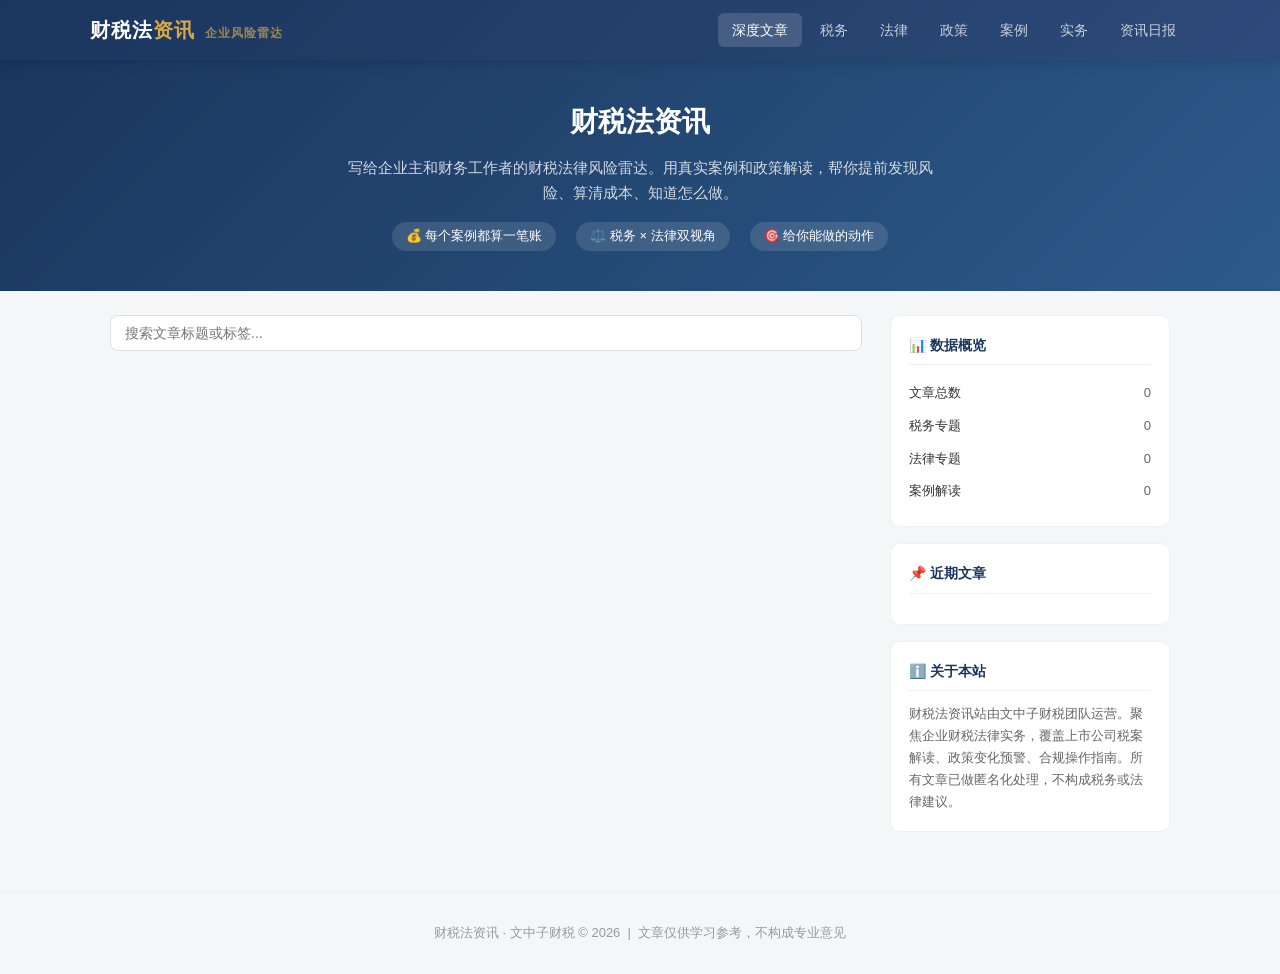
<file: index.html>
<!DOCTYPE html>
<html lang="zh-CN">
<head>
<meta charset="UTF-8">
<meta name="viewport" content="width=device-width, initial-scale=1.0">
<title>财税法资讯 · 企业主和财务的风险雷达</title>
<style>
  *, *::before, *::after { box-sizing: border-box; margin: 0; padding: 0; }
  body { font-family: -apple-system, BlinkMacSystemFont, 'Segoe UI', 'PingFang SC', 'Microsoft YaHei', sans-serif; background: #f5f6f8; color: #2d3748; line-height: 1.6; }

  /* Header */
  .header { background: linear-gradient(135deg, #1a365d 0%, #2d4a7a 100%); color: #fff; padding: 0 20px; position: sticky; top: 0; z-index: 100; box-shadow: 0 2px 12px rgba(0,0,0,0.15); }
  .header-inner { max-width: 1100px; margin: 0 auto; display: flex; align-items: center; justify-content: space-between; height: 60px; }
  .logo { font-size: 20px; font-weight: 700; letter-spacing: 1px; }
  .logo span { color: #d4a84b; }
  .logo-sub { font-size: 12px; opacity: 0.7; margin-left: 10px; }
  .nav { display: flex; gap: 4px; }
  .nav a { color: rgba(255,255,255,0.75); text-decoration: none; font-size: 14px; padding: 6px 14px; border-radius: 6px; transition: all 0.2s; cursor: pointer; }
  .nav a:hover, .nav a.active { background: rgba(255,255,255,0.15); color: #fff; }

  /* Hero */
  .hero { background: linear-gradient(135deg, #1a365d 0%, #2d5a8a 100%); color: #fff; padding: 40px 20px; text-align: center; }
  .hero h1 { font-size: 28px; font-weight: 700; margin-bottom: 10px; }
  .hero p { font-size: 15px; opacity: 0.8; max-width: 600px; margin: 0 auto; line-height: 1.7; }
  .hero .tagline { margin-top: 16px; display: flex; justify-content: center; gap: 20px; flex-wrap: wrap; }
  .hero .tagline span { font-size: 13px; background: rgba(255,255,255,0.12); padding: 4px 14px; border-radius: 20px; }

  /* Main layout */
  .main { max-width: 1100px; margin: 0 auto; padding: 24px 20px; display: flex; gap: 28px; }
  .feed { flex: 1; min-width: 0; }
  .sidebar { width: 280px; flex-shrink: 0; }

  /* Controls */
  .controls { display: flex; gap: 10px; margin-bottom: 20px; flex-wrap: wrap; align-items: center; }
  .search-box { flex: 1; min-width: 200px; padding: 9px 14px; border: 1px solid #e0e0e0; border-radius: 8px; font-size: 14px; background: #fff; }
  .search-box:focus { outline: none; border-color: #1a365d; }
  .filter-btn { padding: 7px 16px; border: 1px solid #e0e0e0; border-radius: 8px; background: #fff; font-size: 13px; cursor: pointer; transition: all 0.2s; color: #666; }
  .filter-btn:hover { border-color: #1a365d; color: #1a365d; }
  .filter-btn.active { background: #1a365d; color: #fff; border-color: #1a365d; }

  /* Date header */
  .date-header { font-size: 14px; font-weight: 600; color: #1a365d; margin: 20px 0 12px; padding-bottom: 6px; border-bottom: 2px solid #1a365d; }

  /* Article card */
  .card { background: #fff; border-radius: 10px; padding: 20px; margin-bottom: 16px; box-shadow: 0 1px 4px rgba(0,0,0,0.06); transition: box-shadow 0.2s; border: 1px solid #edf2f7; }
  .card:hover { box-shadow: 0 4px 12px rgba(0,0,0,0.1); }
  .card-top { display: flex; justify-content: space-between; align-items: center; margin-bottom: 10px; font-size: 13px; color: #999; }
  .card-title { font-size: 17px; font-weight: 600; color: #1a365d; margin-bottom: 8px; line-height: 1.5; }
  .card-title a { color: inherit; text-decoration: none; }
  .card-title a:hover { color: #d4a84b; }
  .card-tags { margin-bottom: 10px; display: flex; flex-wrap: wrap; gap: 6px; }
  .tag { display: inline-block; font-size: 12px; padding: 2px 10px; border-radius: 4px; background: #edf2f7; color: #4a5568; }
  .tag-tax { background: #fef3c7; color: #92400e; }
  .tag-law { background: #e0e7ff; color: #3730a3; }
  .tag-policy { background: #d1fae5; color: #065f46; }
  .tag-case { background: #ffe4e6; color: #9b1c1c; }
  .tag-practice { background: #e0f2fe; color: #075985; }
  .card-summary { font-size: 14px; color: #666; line-height: 1.7; margin-bottom: 10px; }
  .card-reason { font-size: 13px; color: #888; background: #fafafa; padding: 10px 14px; border-radius: 6px; border-left: 3px solid #d4a84b; line-height: 1.6; }
  .card-reason strong { color: #1a365d; }

  /* Sidebar */
  .sidebar-section { background: #fff; border-radius: 10px; padding: 18px; margin-bottom: 16px; border: 1px solid #edf2f7; }
  .sidebar-section h3 { font-size: 14px; font-weight: 600; color: #1a365d; margin-bottom: 12px; padding-bottom: 8px; border-bottom: 1px solid #edf2f7; }
  .stat-item { display: flex; justify-content: space-between; font-size: 13px; padding: 6px 0; color: #666; }
  .stat-item span:first-child { color: #333; }
  .sidebar-links { list-style: none; }
  .sidebar-links li { padding: 6px 0; font-size: 13px; }
  .sidebar-links a { color: #1a365d; text-decoration: none; }
  .sidebar-links a:hover { color: #d4a84b; }

  /* Empty state */
  .empty { text-align: center; padding: 60px 20px; color: #999; }
  .empty p { font-size: 15px; }

  /* Footer */
  .footer { text-align: center; padding: 30px 20px; font-size: 13px; color: #999; border-top: 1px solid #edf2f7; margin-top: 20px; }

  /* Responsive */
  @media (max-width: 800px) {
    .main { flex-direction: column; }
    .sidebar { width: 100%; }
    .header-inner { flex-wrap: wrap; height: auto; padding: 10px 0; }
    .nav { gap: 2px; flex-wrap: wrap; }
    .nav a { font-size: 13px; padding: 4px 10px; }
    .hero h1 { font-size: 22px; }
  }
</style>
</head>
<body>

<!-- Header -->
<header class="header">
  <div class="header-inner">
    <div class="logo">财税法<span>资讯</span><span class="logo-sub">企业风险雷达</span></div>
    <nav class="nav">
      <a class="active" data-filter="all">深度文章</a>
      <a data-filter="税务">税务</a>
      <a data-filter="法律">法律</a>
      <a data-filter="政策">政策</a>
      <a data-filter="案例">案例</a>
      <a data-filter="实务">实务</a>
      <a data-filter="__daily__">资讯日报</a>
    </nav>
  </div>
</header>

<!-- Hero -->
<div class="hero">
  <h1>财税法资讯</h1>
  <p>写给企业主和财务工作者的财税法律风险雷达。用真实案例和政策解读，帮你提前发现风险、算清成本、知道怎么做。</p>
  <div class="tagline">
    <span>💰 每个案例都算一笔账</span>
    <span>⚖️ 税务 × 法律双视角</span>
    <span>🎯 给你能做的动作</span>
  </div>
</div>

<!-- Main -->
<div class="main">
  <div class="feed">
    <div class="controls">
      <input class="search-box" id="search" placeholder="搜索文章标题或标签..." oninput="render()">
    </div>
    <div id="feed"></div>
  </div>

  <aside class="sidebar">
    <div class="sidebar-section">
      <h3>📊 数据概览</h3>
      <div class="stat-item"><span>文章总数</span><span id="total-count">0</span></div>
      <div class="stat-item"><span>税务专题</span><span id="tax-count">0</span></div>
      <div class="stat-item"><span>法律专题</span><span id="law-count">0</span></div>
      <div class="stat-item"><span>案例解读</span><span id="case-count">0</span></div>
    </div>
    <div class="sidebar-section">
      <h3>📌 近期文章</h3>
      <ul class="sidebar-links" id="recent-links"></ul>
    </div>
    <div class="sidebar-section">
      <h3>ℹ️ 关于本站</h3>
      <p style="font-size:13px;color:#666;line-height:1.7;">
        财税法资讯站由文中子财税团队运营。聚焦企业财税法律实务，覆盖上市公司税案解读、政策变化预警、合规操作指南。所有文章已做匿名化处理，不构成税务或法律建议。
      </p>
    </div>
  </aside>
</div>

<footer class="footer">
  <p>财税法资讯 · 文中子财税 &copy; 2026 &nbsp;|&nbsp; 文章仅供学习参考，不构成专业意见</p>
</footer>

<script src="daily_news.js"></script>
<script>
var dailyNews = typeof dailyNews !== 'undefined' ? dailyNews : [];

function getCategoryColor(cat) {
  switch(cat) {
    case '税务': return 'tag-tax';
    case '法律': return 'tag-law';
    case '政策': return 'tag-policy';
    case '案例': return 'tag-case';
    case '实务': return 'tag-practice';
    default: return '';
  }
}

function renderDailyNews(search) {
  var filtered = dailyNews;
  if (search) {
    filtered = dailyNews.filter(function(a) {
      return a.title.toLowerCase().indexOf(search) !== -1 ||
             (a.summary && a.summary.toLowerCase().indexOf(search) !== -1);
    });
  }
  var container = document.getElementById('feed');
  if (!filtered.length) {
    container.innerHTML = '<div class="empty"><p>暂无资讯</p></div>';
    return;
  }
  var groups = {};
  filtered.forEach(function(a) {
    var d = a.date || '';
    if (!groups[d]) groups[d] = [];
    groups[d].push(a);
  });
  var html = '';
  Object.keys(groups).sort().reverse().forEach(function(date) {
    html += '<div class="date-header">' + date + '</div>';
    groups[date].forEach(function(a) {
      html += '<div class="card">' +
        '<div class="card-top"><span>' + (a.source || '') + '</span><span>' + a.date + '</span></div>' +
        '<div class="card-title"><a href="' + a.url + '" target="_blank" rel="noopener">' + a.title + '</a></div>' +
        '<div class="card-tags"><span class="tag">' + (a.source || '资讯') + '</span></div>' +
        '<div class="card-summary">' + (a.summary || '') + '</div>' +
        '</div>';
    });
  });
  container.innerHTML = html;
}

function renderArticles(search) {
  var filter = document.querySelector('.nav a.active').dataset.filter;
  var filtered = articles.filter(function(a) {
    if (filter !== 'all' && a.category !== filter) return false;
    if (search) {
      return a.title.toLowerCase().indexOf(search) !== -1 ||
             (a.tags || []).some(function(t) { return t.toLowerCase().indexOf(search) !== -1; }) ||
             a.category.toLowerCase().indexOf(search) !== -1;
    }
    return true;
  });

  var container = document.getElementById('feed');
  if (!filtered.length) {
    container.innerHTML = '<div class="empty"><p>暂无匹配文章</p></div>';
    return;
  }

  var groups = {};
  filtered.forEach(function(a) {
    var d = a.date;
    if (!groups[d]) groups[d] = [];
    groups[d].push(a);
  });

  var html = '';
  Object.keys(groups).sort().reverse().forEach(function(date) {
    html += '<div class="date-header">' + date + '</div>';
    groups[date].forEach(function(a) {
      html += '<div class="card">' +
        '<div class="card-top"><span>' + a.category + '</span><span>' + a.date + '</span></div>' +
        '<div class="card-title"><a href="articles/' + a.id + '.html">' + a.title + '</a></div>' +
        '<div class="card-tags"><span class="tag ' + getCategoryColor(a.category) + '">' + a.category + '</span>' +
        (a.tags || []).map(function(t) { return '<span class="tag">' + t + '</span>'; }).join('') + '</div>' +
        '<div class="card-summary">' + a.summary + '</div>' +
        '<div class="card-reason"><strong>推荐理由</strong>：' + a.reason + '</div>' +
        '</div>';
    });
  });
  container.innerHTML = html;
}

function render() {
  var search = (document.getElementById('search').value || '').toLowerCase();
  var filter = document.querySelector('.nav a.active').dataset.filter;

  if (filter === '__daily__') {
    renderDailyNews(search);
  } else {
    renderArticles(search);
  }

  document.getElementById('total-count').textContent = articles.length;
  document.getElementById('tax-count').textContent = articles.filter(function(a) { return a.category === '税务'; }).length;
  document.getElementById('law-count').textContent = articles.filter(function(a) { return a.category === '法律'; }).length;
  document.getElementById('case-count').textContent = articles.filter(function(a) { return a.category === '案例'; }).length;

  var links = articles.slice().sort(function(a,b) { return b.date.localeCompare(a.date); }).slice(0, 10);
  document.getElementById('recent-links').innerHTML = links.map(function(a) {
    return '<li><a href="articles/' + a.id + '.html">' + a.title + '</a></li>';
  }).join('');
}

document.querySelectorAll('.nav a').forEach(function(el) {
  el.addEventListener('click', function() {
    document.querySelectorAll('.nav a').forEach(function(a) { a.classList.remove('active'); });
    this.classList.add('active');
    render();
  });
});

render();
</script>
</body>
</html>
</file>
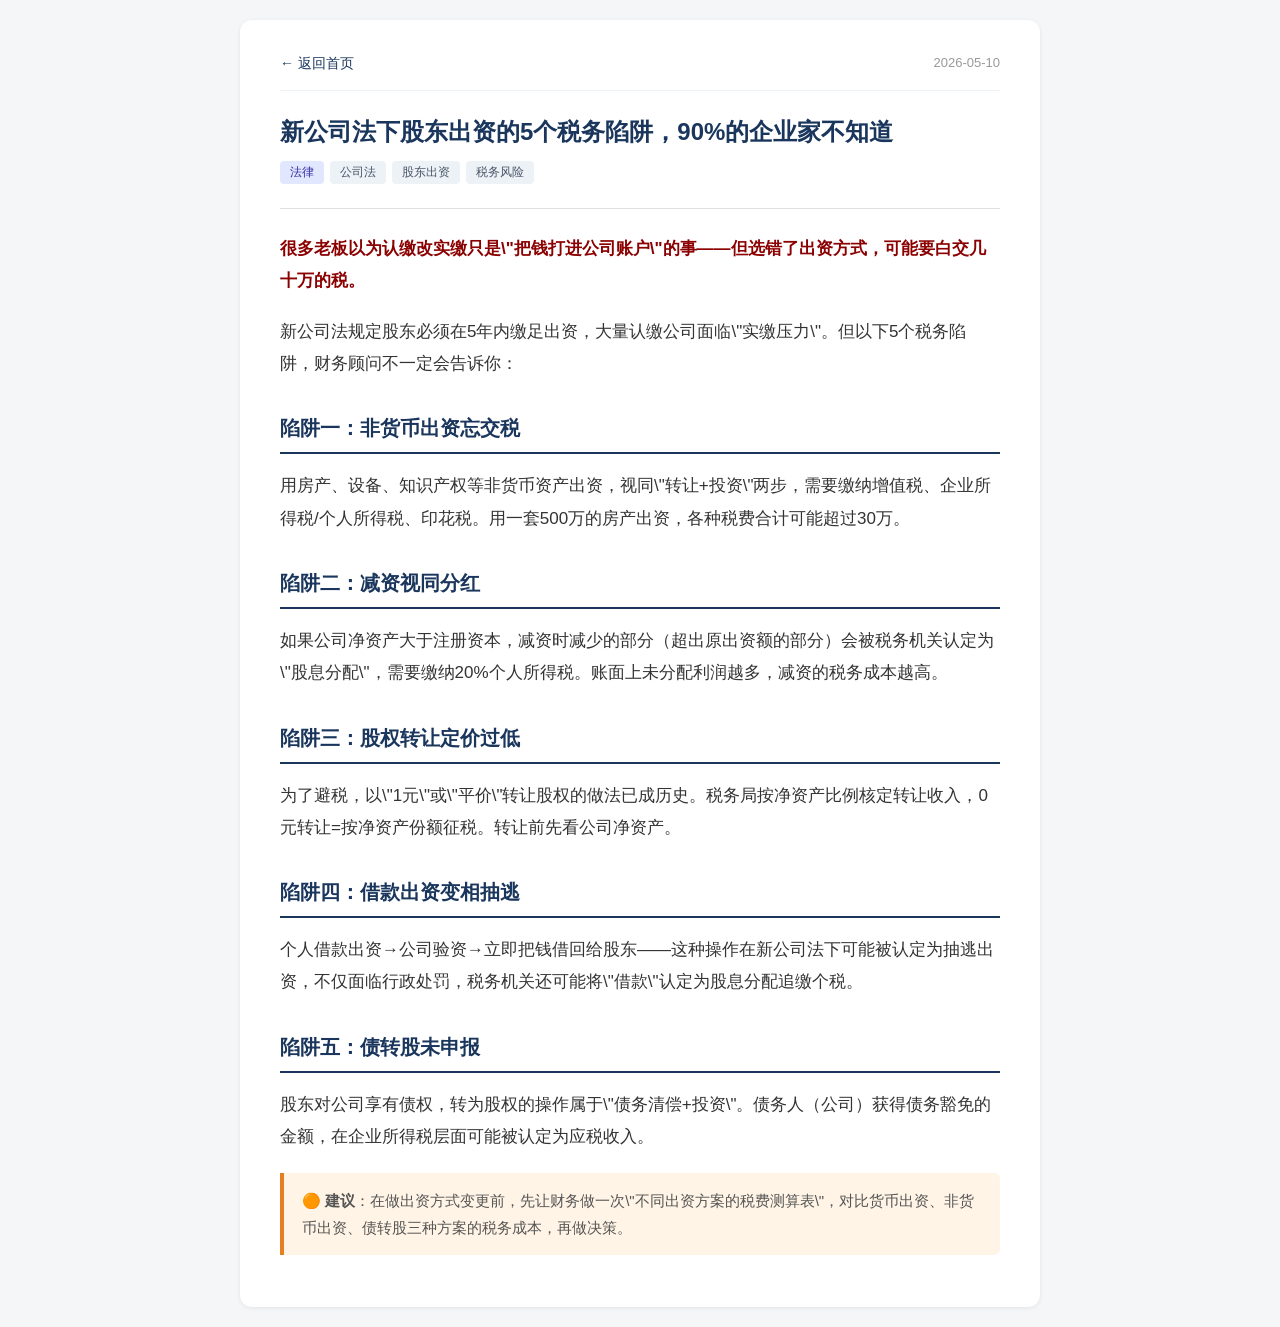
<file: articles/20260510.html>
<!DOCTYPE html>
<html lang="zh-CN">
<head>
<meta charset="UTF-8">
<meta name="viewport" content="width=device-width, initial-scale=1.0">
<title>新公司法下股东出资的5个税务陷阱，90%的企业家不知道 - 财税法资讯</title>
<link rel="stylesheet" href="../style.css">
</head>
<body>
<div class="article-page">
  <div class="article-nav">
    <a href="../index.html" class="back-link">← 返回首页</a>
    <span class="article-date">2026-05-10</span>
  </div>
  <article>
    <h1>新公司法下股东出资的5个税务陷阱，90%的企业家不知道</h1>
    <div class="article-meta">
      <span class="tag tag-law">法律</span>
      <span class="tag">公司法</span>
      <span class="tag">股东出资</span>
      <span class="tag">税务风险</span>
    </div>
    <hr style="border:none;border-top:1px solid #e0e0e0;margin:24px 0;">
    <p style="font-size:17px;line-height:1.9;color:#333;margin:0 0 18px;"><strong style="color:#8B0000;">很多老板以为认缴改实缴只是\"把钱打进公司账户\"的事——但选错了出资方式，可能要白交几十万的税。</strong></p>
    <p style="font-size:17px;line-height:1.9;color:#333;margin:0 0 18px;">新公司法规定股东必须在5年内缴足出资，大量认缴公司面临\"实缴压力\"。但以下5个税务陷阱，财务顾问不一定会告诉你：</p>
    <h2>陷阱一：非货币出资忘交税</h2>
    <p style="font-size:17px;line-height:1.9;color:#333;margin:0 0 18px;">用房产、设备、知识产权等非货币资产出资，视同\"转让+投资\"两步，需要缴纳增值税、企业所得税/个人所得税、印花税。用一套500万的房产出资，各种税费合计可能超过30万。</p>
    <h2>陷阱二：减资视同分红</h2>
    <p style="font-size:17px;line-height:1.9;color:#333;margin:0 0 18px;">如果公司净资产大于注册资本，减资时减少的部分（超出原出资额的部分）会被税务机关认定为\"股息分配\"，需要缴纳20%个人所得税。账面上未分配利润越多，减资的税务成本越高。</p>
    <h2>陷阱三：股权转让定价过低</h2>
    <p style="font-size:17px;line-height:1.9;color:#333;margin:0 0 18px;">为了避税，以\"1元\"或\"平价\"转让股权的做法已成历史。税务局按净资产比例核定转让收入，0元转让=按净资产份额征税。转让前先看公司净资产。</p>
    <h2>陷阱四：借款出资变相抽逃</h2>
    <p style="font-size:17px;line-height:1.9;color:#333;margin:0 0 18px;">个人借款出资→公司验资→立即把钱借回给股东——这种操作在新公司法下可能被认定为抽逃出资，不仅面临行政处罚，税务机关还可能将\"借款\"认定为股息分配追缴个税。</p>
    <h2>陷阱五：债转股未申报</h2>
    <p style="font-size:17px;line-height:1.9;color:#333;margin:0 0 18px;">股东对公司享有债权，转为股权的操作属于\"债务清偿+投资\"。债务人（公司）获得债务豁免的金额，在企业所得税层面可能被认定为应税收入。</p>
    <div class="callout callout-warn">
      🟠 <strong>建议</strong>：在做出资方式变更前，先让财务做一次\"不同出资方案的税费测算表\"，对比货币出资、非货币出资、债转股三种方案的税务成本，再做决策。
    </div>
  </article>
</div>
</body>
</html>
</file>
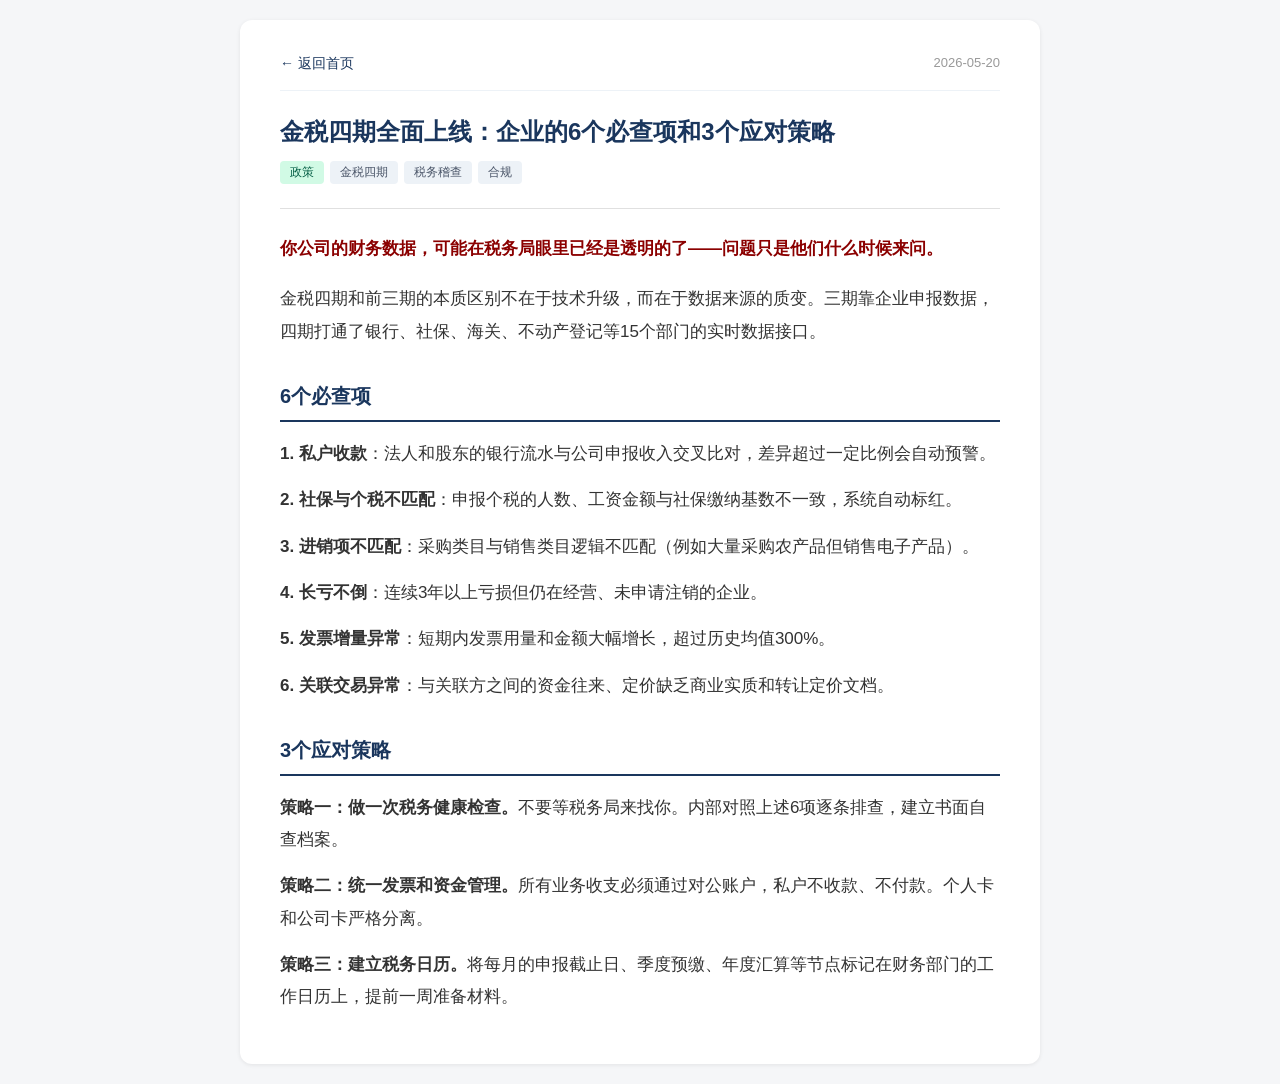
<file: articles/20260520.html>
<!DOCTYPE html>
<html lang="zh-CN">
<head>
<meta charset="UTF-8">
<meta name="viewport" content="width=device-width, initial-scale=1.0">
<title>金税四期全面上线：企业的6个必查项和3个应对策略 - 财税法资讯</title>
<link rel="stylesheet" href="../style.css">
</head>
<body>
<div class="article-page">
  <div class="article-nav">
    <a href="../index.html" class="back-link">← 返回首页</a>
    <span class="article-date">2026-05-20</span>
  </div>
  <article>
    <h1>金税四期全面上线：企业的6个必查项和3个应对策略</h1>
    <div class="article-meta">
      <span class="tag tag-policy">政策</span>
      <span class="tag">金税四期</span>
      <span class="tag">税务稽查</span>
      <span class="tag">合规</span>
    </div>
    <hr style="border:none;border-top:1px solid #e0e0e0;margin:24px 0;">
    <p style="font-size:17px;line-height:1.9;color:#333;margin:0 0 18px;"><strong style="color:#8B0000;">你公司的财务数据，可能在税务局眼里已经是透明的了——问题只是他们什么时候来问。</strong></p>
    <p style="font-size:17px;line-height:1.9;color:#333;margin:0 0 18px;">金税四期和前三期的本质区别不在于技术升级，而在于数据来源的质变。三期靠企业申报数据，四期打通了银行、社保、海关、不动产登记等15个部门的实时数据接口。</p>
    <h2>6个必查项</h2>
    <p style="font-size:17px;line-height:1.9;color:#333;margin:0 0 14px;"><strong>1. 私户收款</strong>：法人和股东的银行流水与公司申报收入交叉比对，差异超过一定比例会自动预警。</p>
    <p style="font-size:17px;line-height:1.9;color:#333;margin:0 0 14px;"><strong>2. 社保与个税不匹配</strong>：申报个税的人数、工资金额与社保缴纳基数不一致，系统自动标红。</p>
    <p style="font-size:17px;line-height:1.9;color:#333;margin:0 0 14px;"><strong>3. 进销项不匹配</strong>：采购类目与销售类目逻辑不匹配（例如大量采购农产品但销售电子产品）。</p>
    <p style="font-size:17px;line-height:1.9;color:#333;margin:0 0 14px;"><strong>4. 长亏不倒</strong>：连续3年以上亏损但仍在经营、未申请注销的企业。</p>
    <p style="font-size:17px;line-height:1.9;color:#333;margin:0 0 14px;"><strong>5. 发票增量异常</strong>：短期内发票用量和金额大幅增长，超过历史均值300%。</p>
    <p style="font-size:17px;line-height:1.9;color:#333;margin:0 0 18px;"><strong>6. 关联交易异常</strong>：与关联方之间的资金往来、定价缺乏商业实质和转让定价文档。</p>
    <h2>3个应对策略</h2>
    <p style="font-size:17px;line-height:1.9;color:#333;margin:0 0 14px;"><strong>策略一：做一次税务健康检查。</strong>不要等税务局来找你。内部对照上述6项逐条排查，建立书面自查档案。</p>
    <p style="font-size:17px;line-height:1.9;color:#333;margin:0 0 14px;"><strong>策略二：统一发票和资金管理。</strong>所有业务收支必须通过对公账户，私户不收款、不付款。个人卡和公司卡严格分离。</p>
    <p style="font-size:17px;line-height:1.9;color:#333;margin:0 0 18px;"><strong>策略三：建立税务日历。</strong>将每月的申报截止日、季度预缴、年度汇算等节点标记在财务部门的工作日历上，提前一周准备材料。</p>
  </article>
</div>
</body>
</html>
</file>
<file: style.css>
/* Shared styles for article pages */
body {
  font-family: -apple-system, BlinkMacSystemFont, 'Segoe UI', 'PingFang SC', 'Microsoft YaHei', sans-serif;
  background: #f5f6f8;
  color: #2d3748;
  line-height: 1.6;
  margin: 0;
  padding: 20px;
}

.article-page {
  max-width: 720px;
  margin: 0 auto;
  background: #fff;
  border-radius: 12px;
  padding: 32px 40px;
  box-shadow: 0 1px 4px rgba(0,0,0,0.08);
}

.article-nav {
  display: flex;
  justify-content: space-between;
  align-items: center;
  margin-bottom: 24px;
  padding-bottom: 16px;
  border-bottom: 1px solid #edf2f7;
}

.back-link {
  color: #1a365d;
  text-decoration: none;
  font-size: 14px;
  font-weight: 500;
}

.back-link:hover { color: #d4a84b; }

.article-date { font-size: 13px; color: #999; }

article h1 {
  font-size: 24px;
  color: #1a365d;
  margin: 0 0 12px;
  line-height: 1.4;
}

article h2 {
  font-size: 20px;
  color: #1a365d;
  margin: 32px 0 16px;
  padding-bottom: 8px;
  border-bottom: 2px solid #1a365d;
}

.article-meta { margin-bottom: 20px; display: flex; flex-wrap: wrap; gap: 6px; }

/* Callout boxes */
.callout {
  padding: 14px 18px;
  background: #f7f5f0;
  border-left: 4px solid #d4a84b;
  border-radius: 0 6px 6px 0;
  color: #555;
  font-size: 15px;
  line-height: 1.8;
  margin: 20px 0;
}

.callout-warn {
  background: #fff4e5;
  border-left-color: #e67e22;
}

.callout-green {
  background: #f0f9f0;
  border-left-color: #27ae60;
}

.risk-ladder {
  padding: 16px 20px;
  background: #f7f5f0;
  border-radius: 8px;
  margin: 20px 0;
  line-height: 1.8;
}

.risk-ladder p { margin: 0 0 8px; font-size: 15px; }
.risk-yellow { color: #b8860b; }
.risk-orange { color: #e67e22; }
.risk-red { color: #c0392b; }

.checklist {
  width: 100%;
  border-collapse: collapse;
  margin: 16px 0;
  font-size: 15px;
  background: #fafafa;
  border: 1px solid #e0e0e0;
  border-radius: 6px;
  overflow: hidden;
}

.checklist th {
  background: #1a365d;
  color: #fff;
  padding: 10px 12px;
  text-align: left;
  border: 1px solid #1a365d;
}

.checklist td {
  padding: 8px 12px;
  border: 1px solid #e0e0e0;
}

.checklist td:first-child { text-align: center; width: 30px; }
.checklist td:last-child { text-align: center; width: 50px; }

/* Tags */
.tag {
  display: inline-block;
  font-size: 12px;
  padding: 2px 10px;
  border-radius: 4px;
  background: #edf2f7;
  color: #4a5568;
}

.tag-tax { background: #fef3c7; color: #92400e; }
.tag-law { background: #e0e7ff; color: #3730a3; }
.tag-policy { background: #d1fae5; color: #065f46; }
.tag-case { background: #ffe4e6; color: #9b1c1c; }
.tag-practice { background: #e0f2fe; color: #075985; }

@media (max-width: 600px) {
  body { padding: 10px; }
  .article-page { padding: 20px 16px; }
  article h1 { font-size: 20px; }
}
</file>
